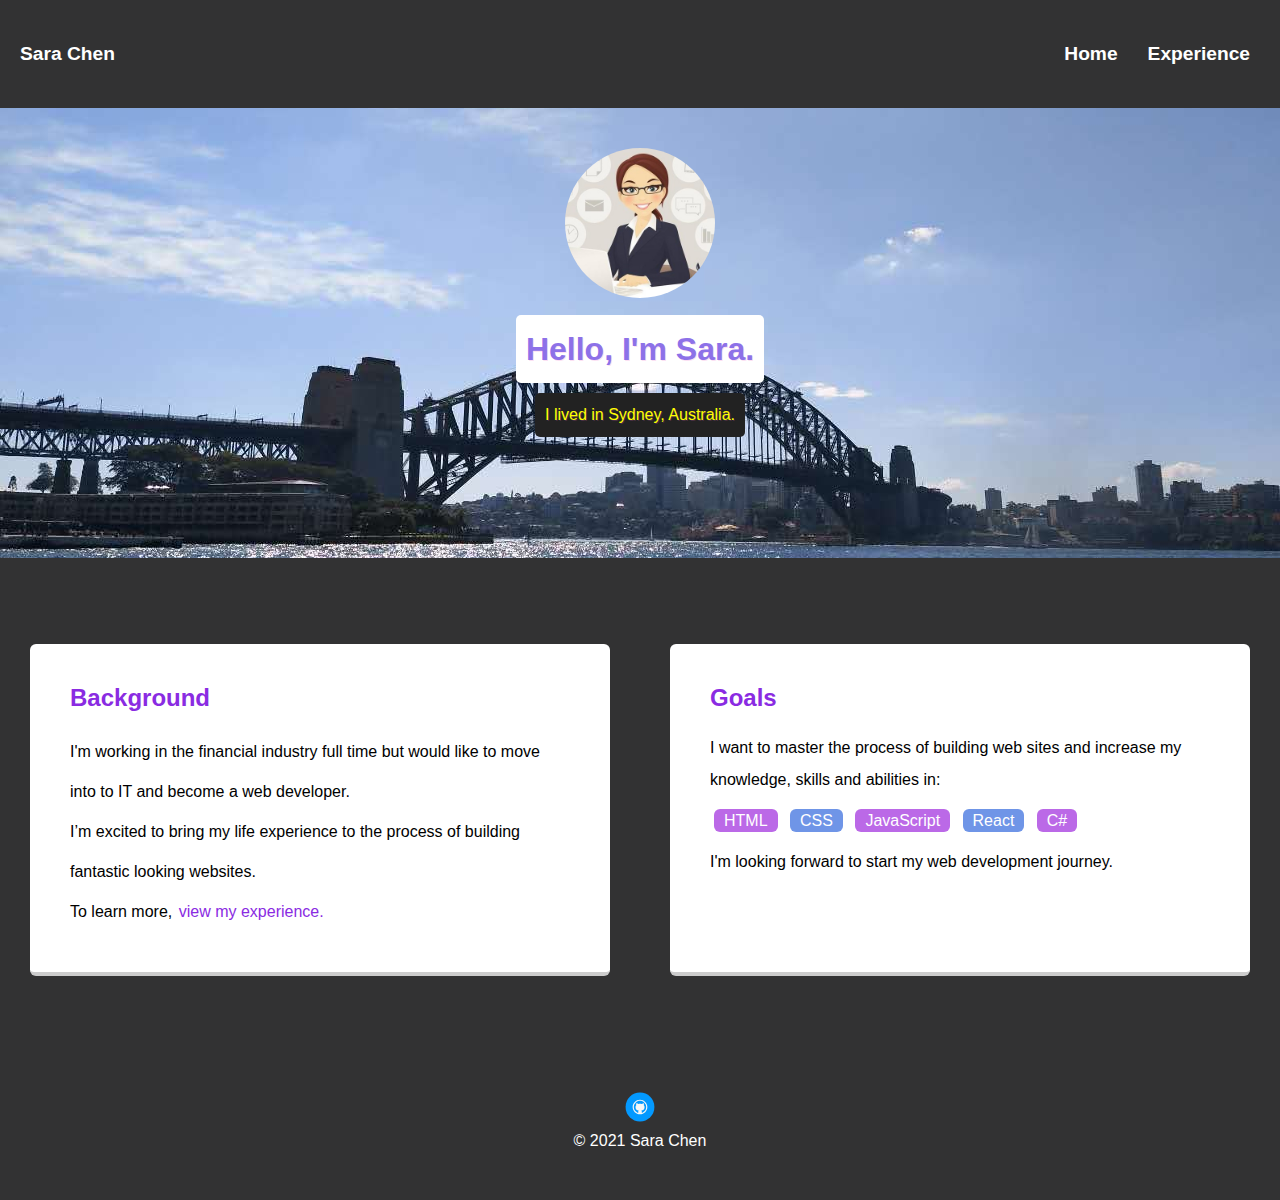
<file: index.html>
<!DOCTYPE html>
<html lang="en">

<head>
  <meta charset="utf-8">
  <title>Sara Chen's Profile</title>
  <meta name="viewport" content="width=device-width, initial-scale=1.0">
  <link rel="stylesheet" href="styles.css">
  <link href="https://fonts.googleapis.com/css?family=Muli%7CRoboto:400,300,500,700,900" rel="stylesheet">
</head>

<body>
  <div class="container">
    <nav>
      <div class="nav-name nav1">Sara Chen</div>
      <div class="nav-link">
        <ul>
          <li class="nav1"><a href="index.html">Home</a></li>
          <li class="nav1"><a href="experience.html">Experience</a></li>
        </ul>
      </div>
    </nav>

    <header>
      <img src="images/me.jpeg" class="profile-image" alt="Sara Chen">
      <div class="header-text">
        <h1 class="tag name">Hello, I'm Sara.</h1>
        <p class="tag location">I lived in Sydney, Australia.</p>
      </div>
    </header>

    <main>
      <div class="card-container">
        <div class="cardbox">
          <section class="card-left">
            <h2 class="card-title">Background</h2>
            <ul class="card-list">
              <li>I'm working in the financial industry full time but would like to move into to IT and become a web
                developer. </li>
              <li>I’m excited to bring my life experience to the process of building fantastic looking websites.</li>
              <li>To learn more, <a href="experience.html">view my experience.</a></li>
            </ul>
          </section>
          <section class="card-right">
            <h2 class="card-title">Goals</h2>
            <P>I want to master the process of building web sites and increase my knowledge, skills and abilities in:
            </P>
            <div class="card-skills">
              <ul>
                <li>HTML</li>
                <li>CSS</li>
                <li>JavaScript</li>
                <li>React</li>
                <li>C#</li>
              </ul>
            </div>
            <p>I'm looking forward to start my web development journey.</p>
          </section>
        </div>
      </div>
    </main>

    <footer>
      <div><a href="https://github.com/sarasyd/" class="social Github">Github</a></div>
      <div class="copyright">&copy; 2021 Sara Chen</div>
    </footer>
  </div>
</body>

</html>
</file>
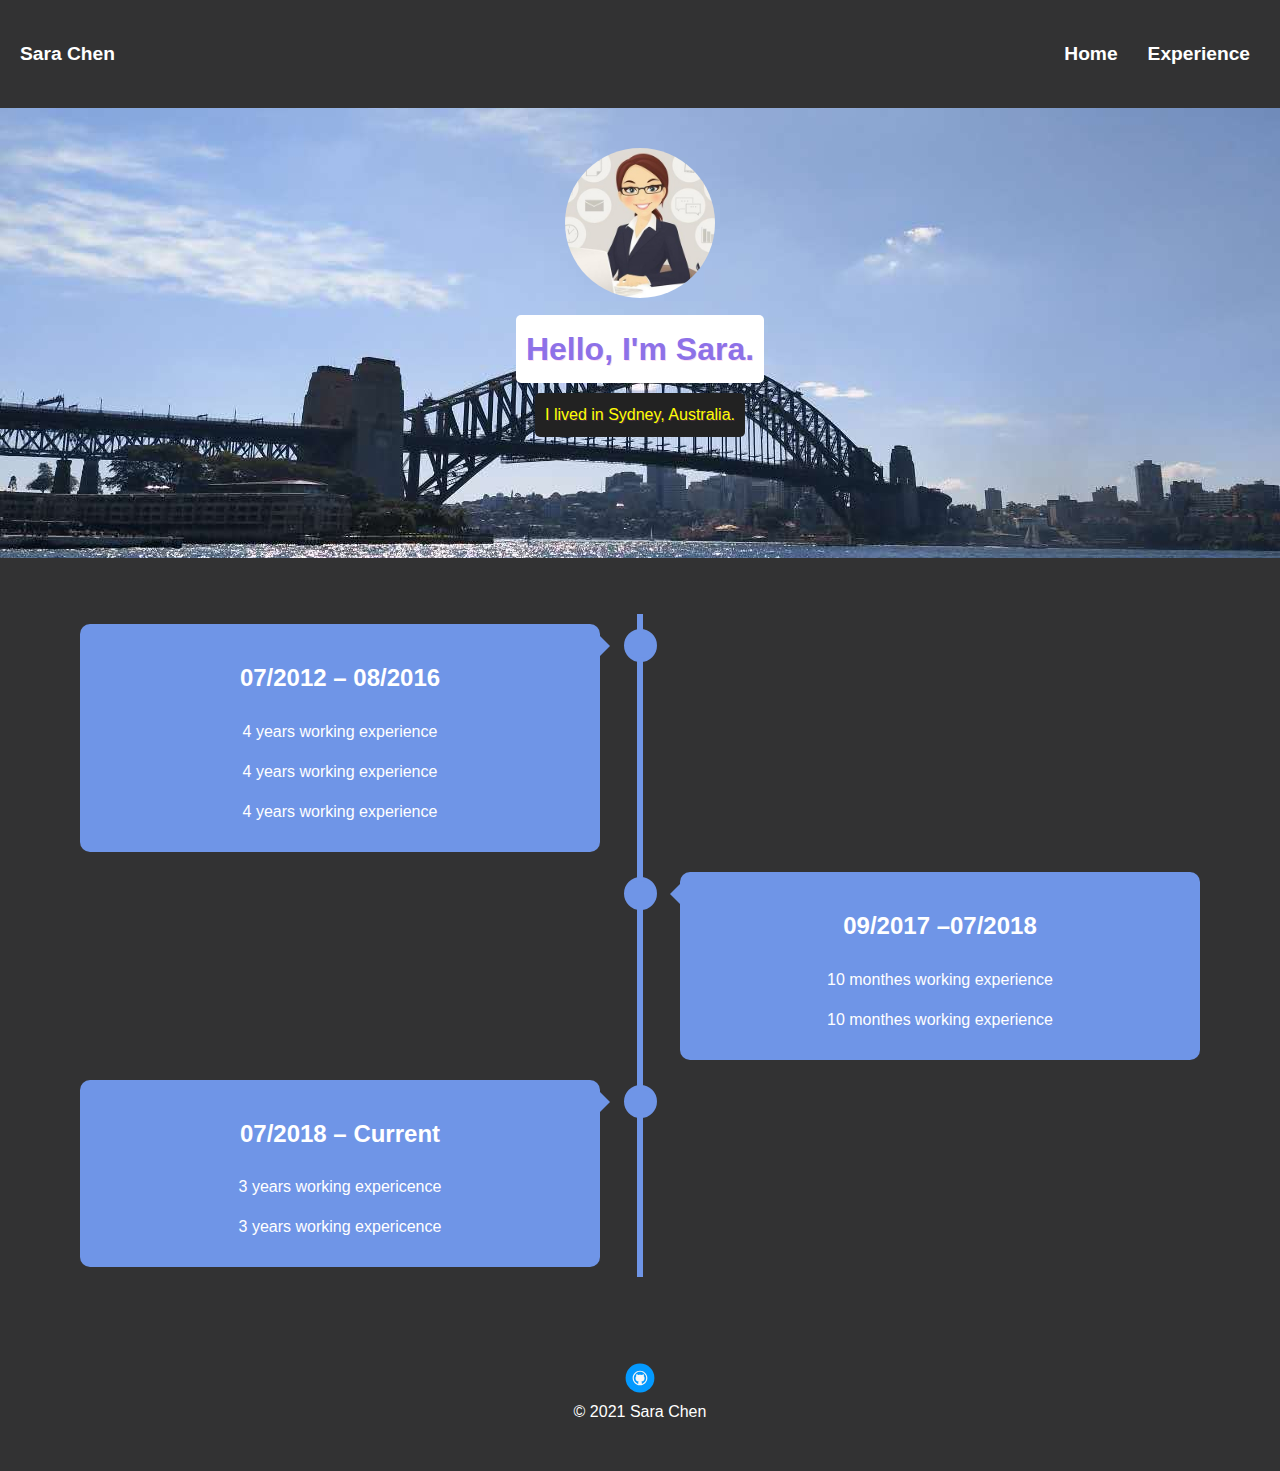
<file: experience.html>
<!DOCTYPE html>
<html lang="en">

<head>
    <meta charset="utf-8">
    <title>Sara's resume</title>
    <meta name="viewport" content="width=device-width, initial-scale=1.0">
    <link rel="stylesheet" href="styles.css">
    <link href="https://fonts.googleapis.com/css?family=Muli%7CRoboto:400,300,500,700,900" rel="stylesheet">
</head>

<body>
    <div class="container">

        <nav>
            <div class="nav-name nav1">Sara Chen</div>
            <div class="nav-link">
                <ul>
                    <li class="nav1"><a href="index.html">Home</a></li>
                    <li class="nav1"><a href="experience.html">Experience</a></li>
                </ul>
            </div>
        </nav>

        <header>
            <img src="images/me.jpeg" class="profile-image" alt="Sara Chen">
            <div class="header-text">
                <h1 class="tag name">Hello, I'm Sara.</h1>
                <p class="tag location">I lived in Sydney, Australia.</p>
            </div>
        </header>

        <main>
            <div class="timeline">
                <div class="timeline_container left">
                    <div class="content">
                        <h2 class="cv-card-title">07/2012 – 08/2016</h2>
                        <ul class="cv-card-list">
                            <li>4 years working experience</li>
                            <li>4 years working experience</li>
                            <li>4 years working experience</li>
                        </ul>
                    </div>
                </div>
                <div class="timeline_container right">
                    <div class="content">
                        <h2 class="cv-card-title">09/2017 –07/2018</h2>
                        <ul class="cv-card-list">
                            <li>10 monthes working experience</li>
                            <li>10 monthes working experience</li>
                        </ul>
                    </div>
                </div>
                <div class="timeline_container left">
                    <div class="content">
                        <h2 class="cv-card-title">07/2018 – Current</h2>
                        <ul class="cv-card-list">
                            <li>3 years working expericence</li>
                            <li>3 years working expericence</li>
                        </ul>
                    </div>
                </div>
            </div>
        </main>
        <footer>
            <div><a href="https://github.com/sarasyd/" class="social Github">Github</a></div>
            <div class="copyright">&copy; 2021 Sara Chen</div>
        </footer>
    </div>

</body>

</html>
</file>
<file: styles.css>
* {
  box-sizing: border-box;
}

html {
  min-height: 100%;
  width: 100%;
  min-width: 470px;
  background-color: #323233;
}

body {
  height: 100%;
  max-width: 1366px;
  margin: 0 auto;
  padding: 0;
  text-align: center;
  font-family: 'Segoe UI', Tahoma, Geneva, Verdana, sans-serif;
}

.container {
  display: flex;
  height: 100%;
  width: 100%;
  flex-direction: column;
  justify-content: center;
  align-items: center;
}

nav {
  width: 100%;
  padding: 20px 0;
  display: flex;
  justify-content: space-around;
  text-align: center;
  font-weight:800;
  margin-top: 10px;
  color:white;
  font-size: larger;
}
ul a{
  padding: 2px;
  text-decoration: none;
  list-style-type: none;
  color: white;
  border-radius: 5px;
}

a:hover, section a:hover {
  color: rgb(143, 140, 140);
}
.nav-link ul, .nav-link a, main ul {
  list-style-type: none;
  margin: 0;
  padding: 0;
  line-height: 2.5;;
}


.nav-link ul {
  display: inline-flex;
  text-align: center;
  width: 100%;
  justify-content: space-around;
  ;
}

.nav-name {
  padding-left: 20px;
  margin: auto;
  flex-grow: 6;
  text-align: left;
}

.nav1 {
  margin-right: 20px;
  padding-right: 10px;
}

header {
  text-align: center;
  width: 100%;
  min-height: 450px;
  line-height: 1.5;
  margin: 10px;
  padding: 10px 0;
  background: url('images/backgroundimg.jpg') no-repeat center;
  background-size: cover;
  box-shadow: inset 0 0 0 2000px rgb(143, 140, 140 / 50%);
}

 .profile-image {
  max-height: 150px;
  width: auto;
  margin-top: 30px;
  border-radius: 50%;
}

.profile-image:hover{
  transform: scale(1.2) rotate(5deg);
}

.header-text {
  font-family: Arial, Helvetica, sans-serif;
  font-weight: 400;
  text-shadow: 1px 1px rgb(237, 100, 196, 0.2);
}
.tag {
  display: table;
  color: rgb(141, 113, 232);
  background-color: white;
  padding: 10px;
  border-radius: 5px;
  margin: 10px auto;
}
.location {
  background-color: #222;
  color: yellow;
}

main {
  width: 100%;
  flex-grow: 1;
  text-align: center;
  margin: 30px 2px;
  padding: 16px 0;
}

.card-container {
  width: 100%;
  justify-content: space-between;
  text-align: center;
}

.cardbox {
  display: inline-flex;
  width: 100%;
  line-height: 2;
}

section {
  margin: 30px;
  padding: 20px 40px 40px;
  border-radius: 10px;
  width: 50%;
  max-width: 750px;
  background: #fff;
  text-align: left;
  border-bottom: 4px solid #ccc;
  border-radius: 6px;
  transition: all .5s;
}

section p{
  margin: 0;
}


.card-title,
section a{
  color: blueviolet;
}

.card-title{
  margin: 0;
  padding: 10px 0px;
}

.card-skills{
margin: 5px 0;
}
.card-skills ul>li {
  border-radius: 6px;
  display: inline;
  flex-wrap: wrap;
  margin: 4px;
  padding: 3px;
  background-color: #6f95E7;
  color: white;
  line-height: 2;
  padding: 3px 10px;
}

.card-skills ul>li:nth-child(odd) {
  background: #bb69e7;
}

/* The actual timeline (the vertical ruler) -- code from https://www.w3schools.com/howto/howto_css_timeline.asp */

.timeline {
  position: relative;
  max-width: 1200px;
  margin: 0 auto;
}

.timeline::after {
  content: '';
  position: absolute;
  width: 6px;
  background-color: #6f95E7;
  top: 0;
  bottom: 0;
  left: 50%;
  margin-left: -3px;
}

/* Container around content */

.timeline_container {
  padding: 10px 40px;
  position: relative;
  background-color: inherit;
  width: 50%;
}

/* The circles on the timeline */

.timeline_container::after {
  content: '';
  position: absolute;
  width: 25px;
  height: 25px;
  right: -17px;
  background-color: #6f95E7;
  border: 4px solid #6f95E7;
  top: 15px;
  border-radius: 50%;
  z-index: 1;
}

/* Place the container to the left */

.left {
  left: 0;
}

/* Place the container to the right */

.right {
  left: 50%;
}

/* Add arrows to the left container (pointing right) */

.left::before {
  content: " ";
  height: 0;
  position: absolute;
  top: 22px;
  width: 0;
  z-index: 1;
  right: 30px;
  border: medium solid #6f95E7;
  border-width: 10px 0 10px 10px;
  border-color: transparent transparent transparent #6f95E7;
}

/* Add arrows to the right container (pointing left) */

.right::before {
  content: " ";
  height: 0;
  position: absolute;
  top: 22px;
  width: 0;
  z-index: 1;
  left: 30px;
  border: medium solid #6f95E7;
  border-width: 10px 10px 10px 0;
  border-color: transparent #6f95E7 transparent transparent;
}

/* Fix the circle for containers on the right side */

.right::after {
  left: -16px;
}

/* The actual content */

.content {
  padding: 20px 30px;
  background-color: #6f95E7;
  color: white;
  position: relative;
  border-radius: 10px;
}


footer {
  width: 100%;
  min-height: 30px;
  margin-top: 20px;
  padding: 20px 0 40px 20px;
  color:white;
  margin-left: -20px;
}

footer a {
  display: inline-block;
  padding: 2px;
  border-radius: 5px;
  background-image: url('images/github.svg');
  text-indent: -9999px;
  width: 30px;
  height: 30px;
  background-size: 30px 30px;
}

.copyright{
  margin: 10px;
}

/* Media queries - Responsive timeline on screens less than 600px wide */

@media screen and (max-width: 600px) {
  /* Place the timelime to the left */
  .timeline::after {
    left: 31px;
  }
  /* Full-width containers */
  .timeline_container {
    width: 100%;
    padding-left: 70px;
    padding-right: 25px;
  }
  /* Make sure that all arrows are pointing leftwards */
  .timeline_container::before {
    left: 60px;
    border: medium solid white;
    border-width: 10px 10px 10px 0;
    border-color: transparent #6f95E7 transparent transparent;
  }
  /* Make sure all circles are at the same spot */
  .left::after, .right::after {
    left: 15px;
  }
  /* Make all right containers behave like the left ones */
  .right {
    left: 0%;
  }
}
</file>
